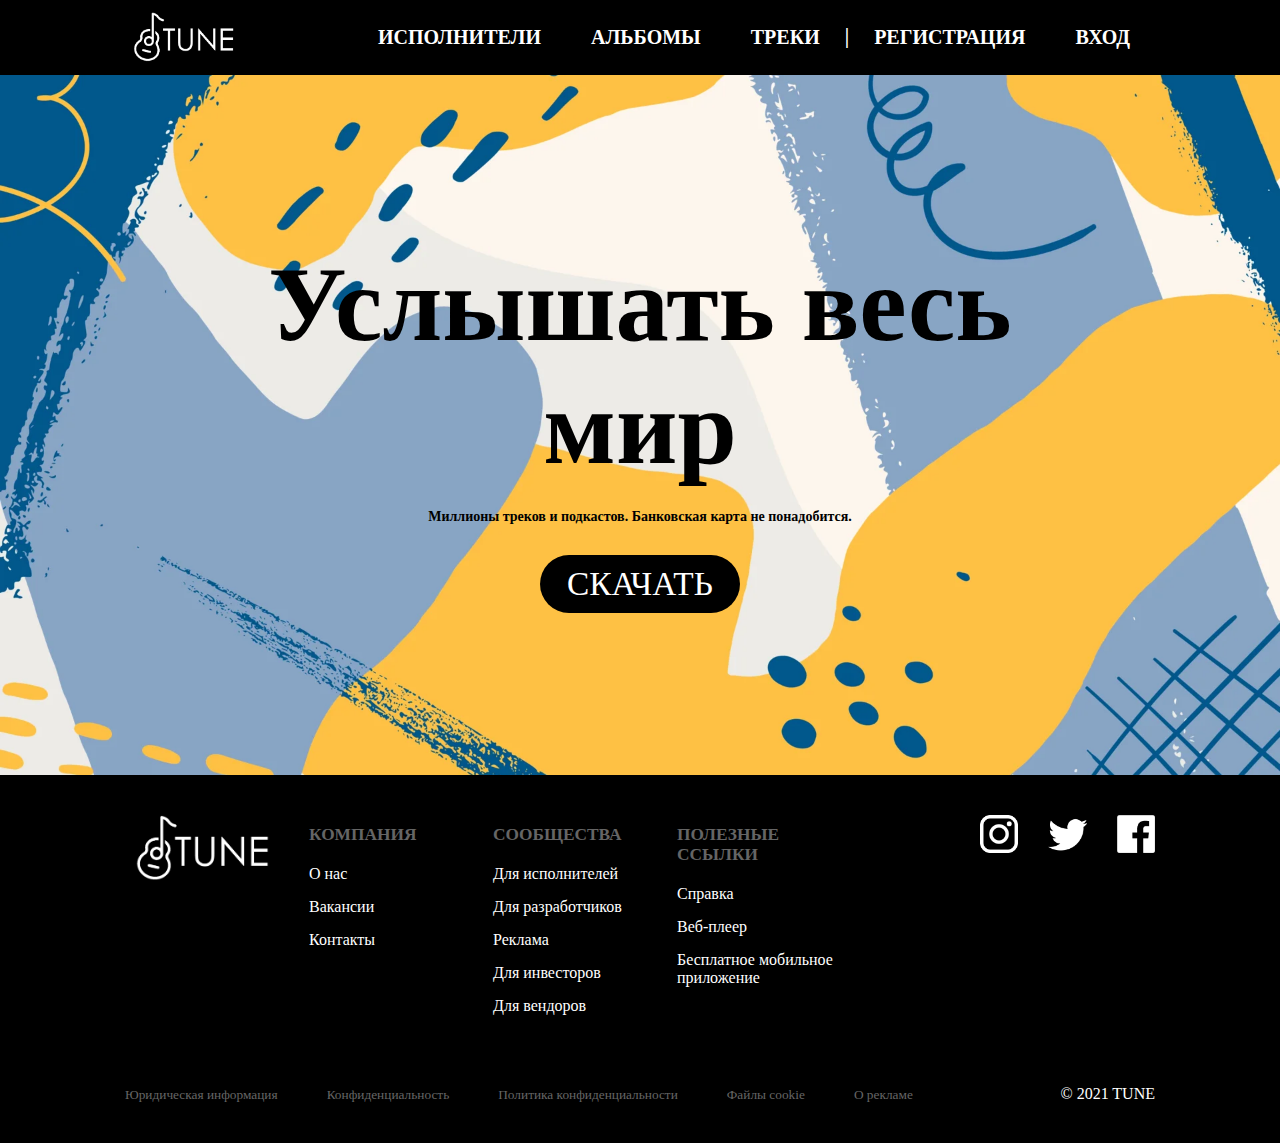
<file: index.html>
<!--сделано тимофеем ровенским (@ingxube/@g4vk4 в вк)-->
<!DOCTYPE html>
<html>

<head>
    <title>TUNE</title>
    <meta charset="utf-8">
    <meta name="viewport" content="width=device-width, initial-scale=1.0">
    <link rel="stylesheet" type="text/css" href="style/style.css">
    <!-------------иконка сайта которая видна во вкладке------------->
    <link rel="shortcut icon" href="images/icon.png" type="image/png">
</head>

<body>
    <div class="content">
        <div id="navigation-container">
            <a href="#" class="logo"></a>
            <ul>
                <li><a href="other-pages/artists.php" class="menu">ИСПОЛНИТЕЛИ</a></li>
                <li><a href="other-pages/albums.php" class="menu">АЛЬБОМЫ</a></li>
                <li><a href="other-pages/tracks.php" class="menu">ТРЕКИ</a></li>
                <p id="menu">|</p>
                <li><a href="other-pages/signup.html" class="menu">РЕГИСТРАЦИЯ</a></li>
                <li><a href="other-pages/login.html" class="menu">ВХОД</a></li>
            </ul>
        </div>

        <div class="banner">
            <h1>Услышать весь мир</h1>
            <h3>Миллионы треков и подкастов. Банковская карта не понадобится.</h3>
            <a href="other-pages/download.html" class="bttn">СКАЧАТЬ</a>
        </div>

        <div class="footer">
            <div class="block1">
                <a href="#" class="logo1"></a>
            </div>

            <div class="block1">
                <h4>КОМПАНИЯ</h4>
                <p><a href="#">О нас</a></p>
                <p><a href="#">Вакансии</a></p>
                <p><a href="#">Контакты</a></p>
            </div>
            <div class="block1">
                <h4>СООБЩЕСТВА</h4>
                <p><a href="#">Для исполнителей</a></p>
                <p><a href="#">Для разработчиков</a></p>
                <p><a href="#">Реклама</a></p>
                <p><a href="#">Для инвесторов</a></p>
                <p><a href="#">Для вендоров</a></p>
            </div>

            <div class="block1">
                <h4>ПОЛЕЗНЫЕ ССЫЛКИ</h4>
                <p><a href="#">Справка</a></p>
                <p><a href="#">Веб-плеер</a></p>
                <p><a href="#">Бесплатное мобильное приложение</a></p>
            </div>

            <div class="block2">
                <a href="#" id="faceb"></a>
                <a href="#" id="twi"></a>
                <a href="#" id="inst"></a>
            </div>
            <div class="block3">
                <a href="#">Юридическая информация</a>
                <a href="#">Конфиденциальность</a>
                <a href="#">Политика конфиденциальности</a>
                <a href="#">Файлы cookie</a>
                <a href="#">О рекламе</a>
            </div>
            <div class="block4">
                © 2021 TUNE
            </div>
        </div>
    </div>
</body>

</html>
</file>
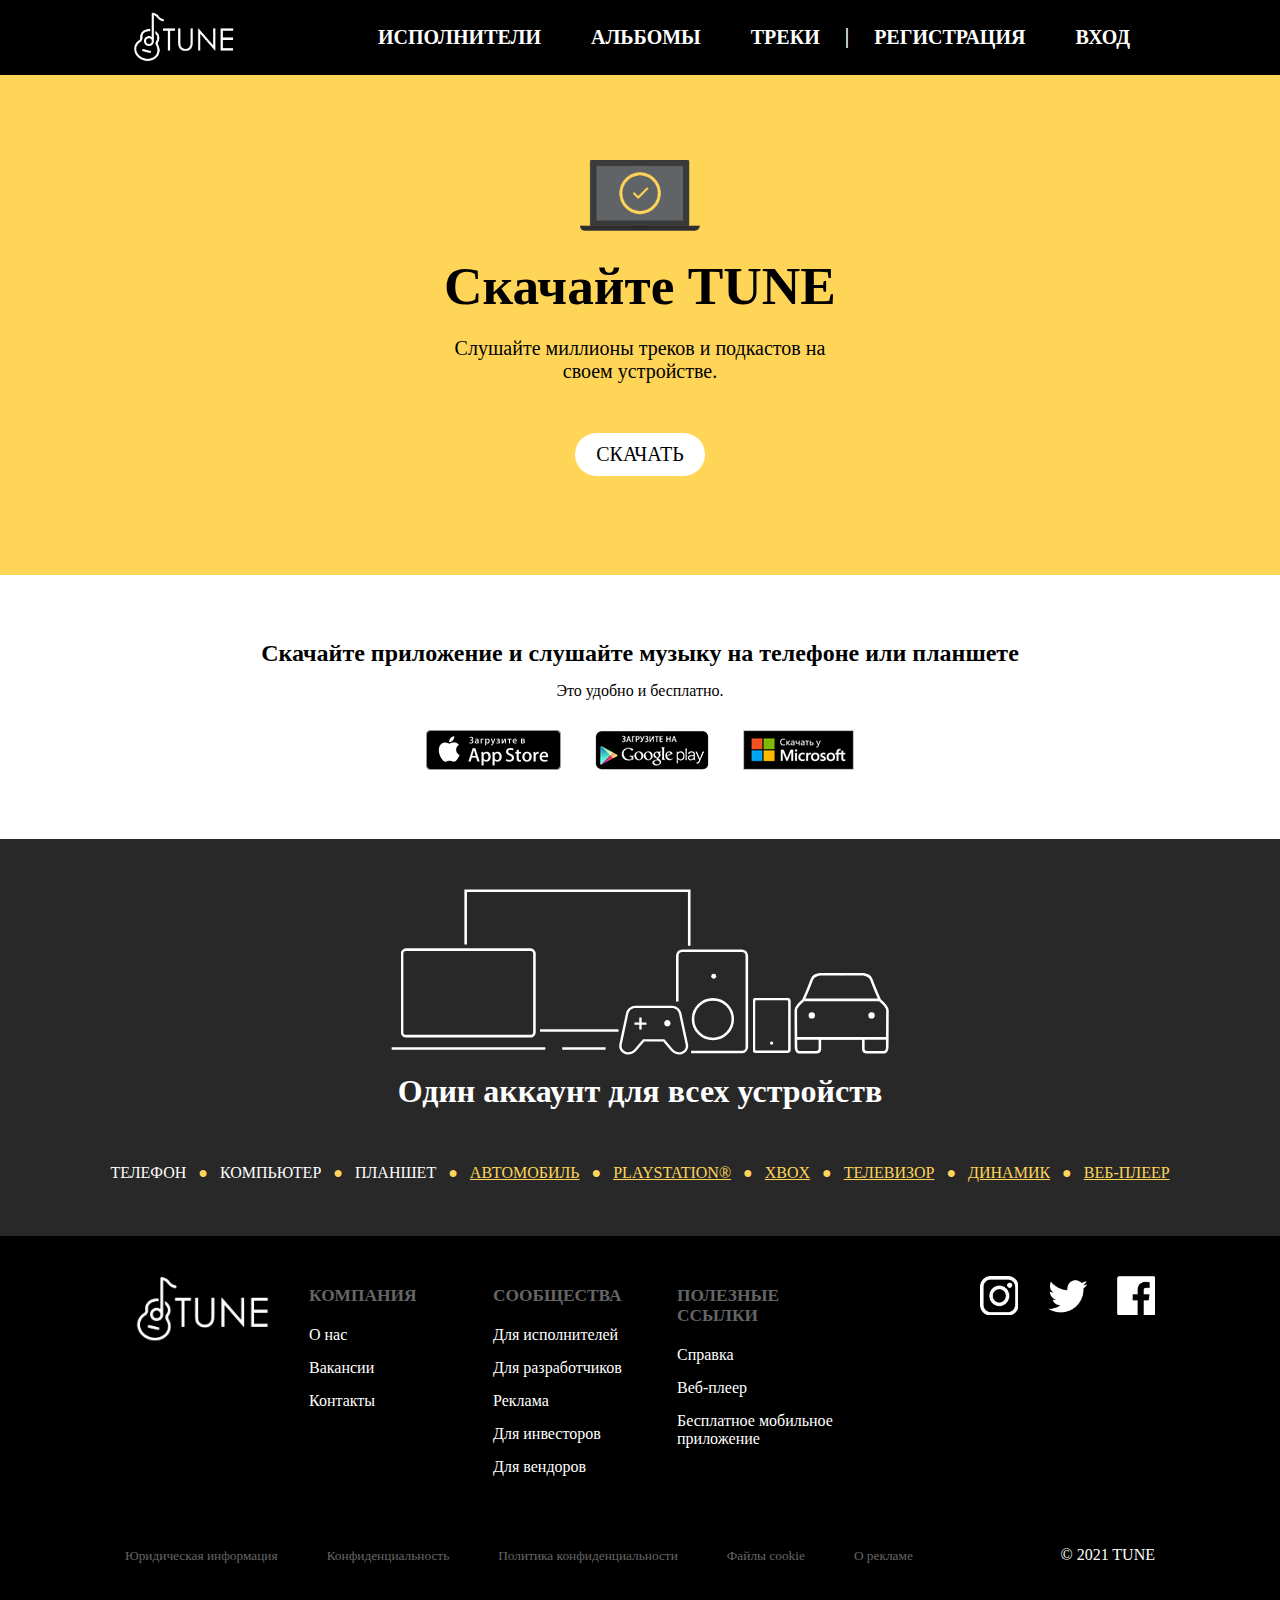
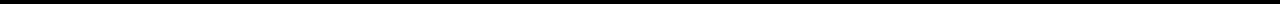
<file: other-pages/download.html>
<!--made by @ingxube/@g4vk4 on vk-->
<!DOCTYPE html>
<html>

<head>
    <title>TUNE для Windows</title>
    <meta charset="utf-8">
    <meta name="viewport" content="width=device-width, initial-scale=1">
    <link rel="stylesheet" type="text/css" href="../style/style.css">
    <!--------------иконка сайта которая видна во вкладке--------------->
    <link rel="shortcut icon" href="../images/icon.png" type="image/png">
</head>

<body>
    <div id="navigation-container">
        <a href="../index.html" class="logo"></a>
        <ul>
            <li><a href="artists.html" class="menu">ИСПОЛНИТЕЛИ</a></li>
            <li><a href="albums.html" class="menu">АЛЬБОМЫ</a></li>
            <li><a href="tracks.html" class="menu">ТРЕКИ</a></li>
            <p id="menu">|</p>
            <li><a href="signup.html" class="menu">РЕГИСТРАЦИЯ</a></li>
            <li><a href="login.html" class="menu">ВХОД</a></li>
        </ul>
    </div>
    <div class="content">
        <div class="banner1">
            <img src="../images/laptop.png">
            <h1>Скачайте TUNE</h1>
            <h3>Слушайте миллионы треков и подкастов на своем устройстве.</h3>
            <a href="download.html" class="bttn1">СКАЧАТЬ</a>
        </div>

        <div class="download">
            <h2>Скачайте приложение и слушайте музыку на телефоне или планшете</h2>
            <p>Это удобно и бесплатно.</p>
            <a href="#"><img src="../images/appstore.png"></a>
            <a href="#"><img src="../images/googleplay.png"></a>
            <a href="#"><img src="../images/microsoft.png"></a>
        </div>

        <div class="alldevices">
            <img src="../images/alldevices.svg">
            <h1>Один аккаунт для всех устройств</h1>
            <ul>
                <li>ТЕЛЕФОН</li>
                <span class="dot">●</span>
                <li>КОМПЬЮТЕР</li>
                <span class="dot">●</span>
                <li>ПЛАНШЕТ</li>
                <span class="dot">●</span>
                <li><a href="#">АВТОМОБИЛЬ</a></li>
                <span class="dot">●</span>
                <li><a href="#">PLAYSTATION®</a></li>
                <span class="dot">●</span>
                <li><a href="#">XBOX</a></li>
                <span class="dot">●</span>
                <li><a href="#">ТЕЛЕВИЗОР</a></li>
                <span class="dot">●</span>
                <li><a href="#">ДИНАМИК</a></li>
                <span class="dot">●</span>
                <li><a href="#">ВЕБ-ПЛЕЕР</a></li>
            </ul>
        </div>

        <div class="footer">
            <div class="block1">
                <a href="../index.html" class="logo1"></a>
            </div>

            <div class="block1">
                <h4>КОМПАНИЯ</h4>
                <p><a href="#">О нас</a></p>
                <p><a href="#">Вакансии</a></p>
                <p><a href="#">Контакты</a></p>
            </div>
            <div class="block1">
                <h4>СООБЩЕСТВА</h4>
                <p><a href="#">Для исполнителей</a></p>
                <p><a href="#">Для разработчиков</a></p>
                <p><a href="#">Реклама</a></p>
                <p><a href="#">Для инвесторов</a></p>
                <p><a href="#">Для вендоров</a></p>
            </div>

            <div class="block1">
                <h4>ПОЛЕЗНЫЕ ССЫЛКИ</h4>
                <p><a href="#">Справка</a></p>
                <p><a href="#">Веб-плеер</a></p>
                <p><a href="#">Бесплатное мобильное приложение</a></p>
            </div>

            <div class="block2" id="icons">
                <a href="#" id="faceb"></a>
                <a href="#" id="twi"></a>
                <a href="#" id="inst"></a>
            </div>
            <div class="block3">
                <a href="#">Юридическая информация</a>
                <a href="#">Конфиденциальность</a>
                <a href="#">Политика конфиденциальности</a>
                <a href="#">Файлы cookie</a>
                <a href="#">О рекламе</a>
            </div>
            <div class="block4">
                © 2021 TUNE
            </div>
        </div>
    </div>
</body>

</html>
</file>
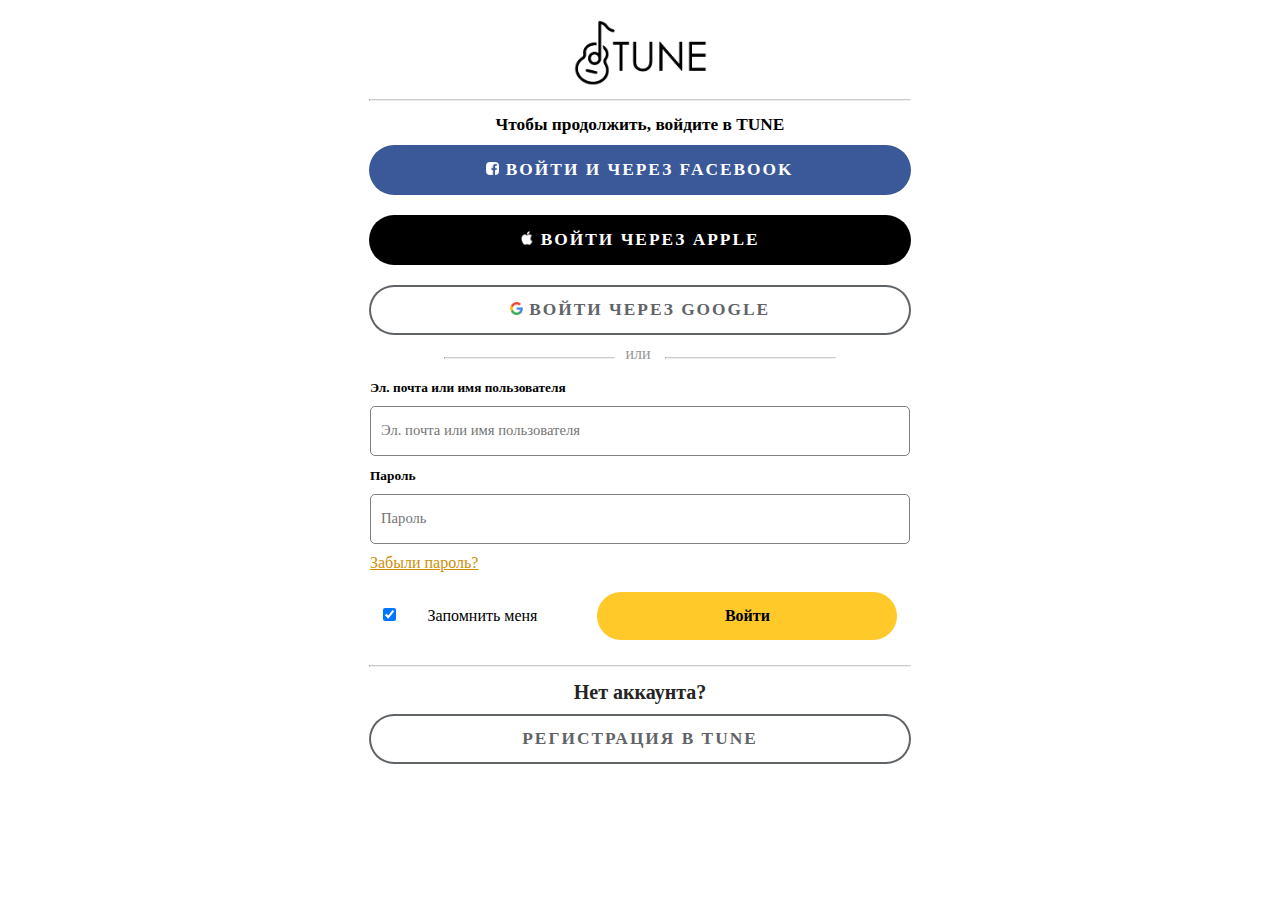
<file: other-pages/login.html>
<!--сделано тимофеем ровенским (@ingxube/@g4vk4 в вк)-->
<!DOCTYPE html>
<html>

<head>
    <title>Войти - TUNE</title>
    <meta charset="utf-8">
    <meta name="viewport" content="width=device-width, initial-scale=1.0">
    <link rel="stylesheet" type="text/css" href="../style/style.css">
    <link rel="shortcut icon" href="../images/icon.png" type="image/png">
</head>

<body>
    <div class="content">
        <div class="login">
            <a href="../index.html" class="logo2"></a>

            <hr>

            <h3>Чтобы продолжить, войдите в TUNE</h3>
            <a href="#" class="login-1"><img src="../images/faceb.png" style="border-radius: 30%; width: 13px;"> ВОЙТИ И ЧЕРЕЗ FACEBOOK</a>
            <a href="#" class="login-2"><img src="../images/apple.png" style="border-radius: 30%; width: 14px;"> ВОЙТИ ЧЕРЕЗ APPLE</a>
            <a href="#" class="login-3"><img src="../images/google.png" style="border-radius: 30%; width: 13px;"> ВОЙТИ ЧЕРЕЗ GOOGLE</a>


            <div class="line">
                <hr>или
                <hr>
            </div>

            <form action="POST">
                <div class="group1">
                    <label for="email">Эл. почта или имя пользователя</label><br>
                    <input type="text" id="email" placeholder="Эл. почта или имя пользователя" autocomplete="off">
                </div>

                <div class="group1">
                    <label for="pass">Пароль</label>
                    <input type="text" id="pass" placeholder="Пароль" autocomplete="off">
                    <a href="#" class="forgot">Забыли пароль?</a>
                </div>


                <input type="checkbox" checked id="remember">
                <label for="remember" id="remember">Запомнить меня</label>
                <button type="submit" class="log">Войти</button>

            </form>
            <hr>
            <div class="no-acc">
                <h3>Нет аккаунта?</h3>
                <a href="signup.html" class="login-3">РЕГИСТРАЦИЯ В TUNE</a>
            </div>
        </div>
    </div>
</body>

</html>
</file>
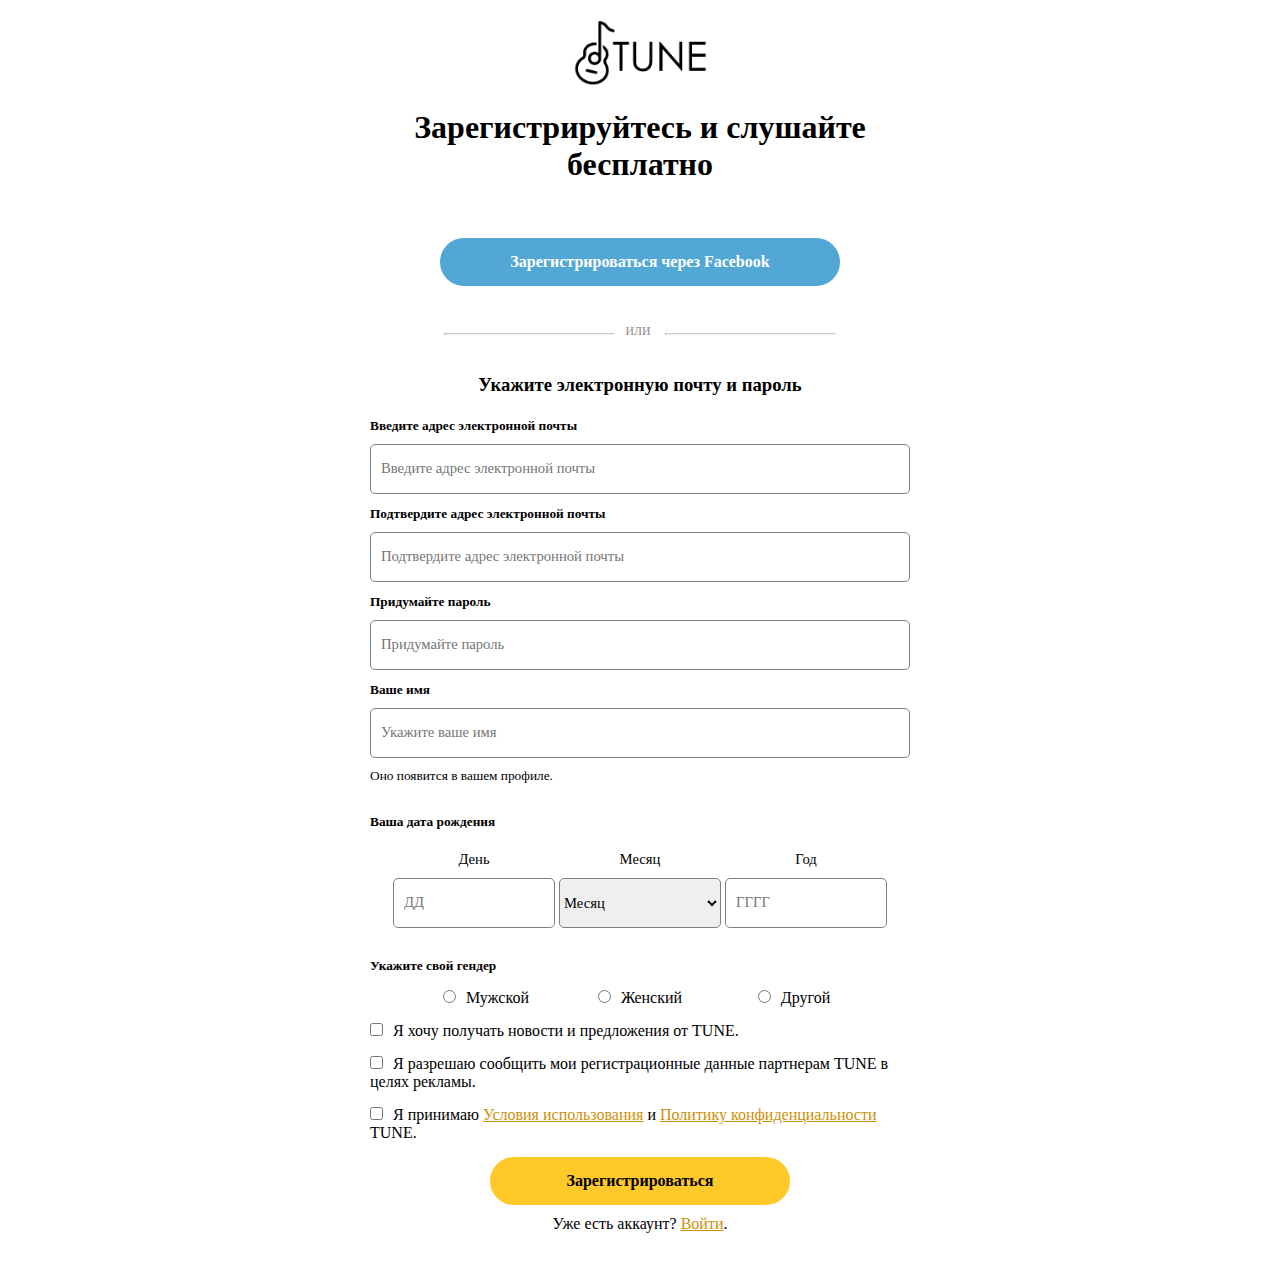
<file: other-pages/signup.html>
<!--сделано тимофеем ровенским (@ingxube/@g4vk4 в вк)-->
<!DOCTYPE html>
<html>

<head>
    <title>Зарегистрироваться - TUNE</title>
    <meta charset="utf-8">
    <meta name="viewport" content="width=device-width, initial-scale=1.0">
    <link rel="stylesheet" type="text/css" href="../style/style.css">
    <link rel="shortcut icon" href="../images/icon.png" type="image/png">
</head>

<body>
    <div class="content">
        <div class="signup">
            <a href="../index.html" class="logo2"></a>
            <h1>Зарегистрируйтесь и слушайте бесплатно</h1>
            <a href="#" class="faceb">Зарегистрироваться через Facebook</a>

            <div class="line">
                <hr>или
                <hr>
            </div>

            <form action="POST">
                <h3>Укажите электронную почту и пароль</h3>

                <div class="group1">
                    <label for="email">Введите адрес электронной почты</label><br>
                    <input type="text" id="email" placeholder="Введите адрес электронной почты" autocomplete="off">
                </div>

                <div class="group1">
                    <label for="email2">Подтвердите адрес электронной почты</label>
                    <input type="text" id="email2" placeholder="Подтвердите адрес электронной почты" autocomplete="off">
                </div>

                <div class="group1">
                    <label for="pass">Придумайте пароль</label>
                    <input type="text" id="pass" placeholder="Придумайте пароль " autocomplete="off">
                </div>

                <div class="group1">
                    <label for="name">Ваше имя</label>
                    <input type="text" id="name" placeholder="Укажите ваше имя " autocomplete="off">
                    <p class="name">Оно появится в вашем профиле.</p>
                </div>

                <div class="group2">
                    <h4>Ваша дата рождения</h4>
                    <div class="field1">
                        <label for="day">День</label>
                        <input type="text" maxlength="2" id="day" placeholder="ДД" autocomplete="off">
                    </div>

                    <div class="field1">
                        <label for="month">Месяц</label>
                        <select id="month">
                        <option selected disabled value>Месяц</option>
					      <option value="1">Январь</option>
					      <option value="2">Февраль</option>
					      <option value="3">Март</option>
                          <option value="4">Апрель</option>
                          <option value="5">Май</option>
                          <option value="6">Июнь</option>
                          <option value="7">Июль</option>
                          <option value="8">Август</option>
                          <option value="9">Сентябрь</option>
                          <option value="10">Октябрь</option>
                          <option value="11">Ноябрь</option>
                          <option value="12">Декабрь</option>
					    </select>
                    </div>

                    <div class="field1">
                        <label for="year">Год</label>
                        <input type="text" maxlength="4" id="year" placeholder="ГГГГ" autocomplete="off">
                    </div>
                </div>

                <div class="group3">
                    <h4>Укажите свой гендер</h4>
                    <div class="field2">
                        <div class="gender">
                            <input type="radio" id="m" name="gender"><label for="m">Мужской</label>
                        </div>

                        <div class="gender">
                            <input type="radio" id="f" name="gender"><label for="f">Женский</label>
                        </div>

                        <div class="gender">
                            <input type="radio" id="x" name="gender"><label for="x">Другой</label>
                        </div>
                    </div>

                    <div class="field3">
                        <input type="checkbox" id="adds"><label for="adds">Я хочу получать новости и предложения от TUNE.</label>
                    </div>

                    <div class="field3">
                        <input type="checkbox" id="data"><label for="data">Я разрешаю сообщить мои регистрационные данные партнерам TUNE в целях рекламы.</label>
                    </div>

                    <div class="field3">
                        <input type="checkbox" id="terms"><label for="terms">Я принимаю <a href="# ">Условия использования</a> и <a href="# ">Политику конфиденциальности</a> TUNE.</label>
                    </div>
                </div>

                <div class="group4">
                    <button type="submit" class="reg">Зарегистрироваться</button>
                    <p>Уже есть аккаунт? <a href="login.html ">Войти</a>.</p>
                </div>
            </form>
        </div>
    </div>
</body>

</html>
</file>
<file: style/style.css>
/*сделано тимофеем ровенским (@ingxube/@g4vk4 в вк)*/

* {
    margin: 0;
    padding: 0;
    max-width: 100%;
    box-sizing: border-box;
    font-family: "Century Gothic";
}


/*---------------------------------------стиль скроллбара---------------------------------------*/


/* ширина скроллбара */

body::-webkit-scrollbar {
    width: 0.7em;
}


/* цвет скроллбара */

body::-webkit-scrollbar-thumb {
    background: rgb(119, 168, 194);
}


/* цвет фона скроллбара */

body::-webkit-scrollbar-track {
    background: rgb(0, 0, 0);
}


/* контент сайта ваще полностью */

.content {
    width: 100%;
}


/* вертикальная линия между ссылками в меню */

#menu {
    font-weight: bold;
    color: white;
    font-size: 15pt;
    margin-top: 25px;
}


/*---------------------------------------меню---------------------------------------*/


/* стиль для меню */

#navigation-container {
    width: 100%;
    height: 75px;
    background-color: rgb(0, 0, 0);
    display: flex;
    flex-direction: row;
    justify-content: space-between;
    z-index: 2;
}


/* стиль списка */

#navigation-container ul {
    display: flex;
    flex-direction: row;
    list-style-type: none;
    margin-right: 125px;
}


/* стиль всех ссылок */

a {
    text-decoration: none;
    transition: 0.1s;
}


/* стиль ссылок в меню */

.menu {
    color: black;
    font-weight: bold;
    color: white;
    padding: 20px 25px;
    font-size: 15pt;
}

.menu:hover {
    color: rgb(119, 168, 194);
}


/* горизонтальное выравнивание списка */

#navigation-container li {
    display: flex;
    flex-direction: row;
    align-items: center;
}


/* стиль логотипа */

.logo {
    width: 115px;
    height: 50px;
    margin-top: 12px;
    margin-left: 125px;
    background: url("../images/logo.png");
    background-size: cover;
}

.logo:hover {
    background: url("../images/logo1.png");
    background-size: cover;
}


/*---------------------------------------главная страница и страница скачки---------------------------------------*/


/* стиль баннера */

.banner {
    display: block;
    position: relative;
    background: url("../images/background.png");
    background-size: cover;
    background-position: center;
    height: 700px;
    width: 100%;
    text-align: center;
}


/* стиль заголовков и кнопки баннера */

.banner>h1,
.banner>h3,
.bttn {
    position: relative;
    top: 24%;
    margin-left: auto;
    margin-right: auto;
    color: black;
    width: 800px;
}


/* отдельный стиль для заголовка 1 */

.banner>h1 {
    font-size: 80pt;
}


/* отдельный стиль для заголовка 3 */

.banner>h3 {
    margin-top: 20px;
    font-size: 14px;
}


/* стиль кнопки скачать */

.bttn {
    display: inline-block;
    margin-top: 30px;
    font-size: 25pt;
    padding: 10px;
    width: 200px;
    color: white;
    background: rgb(0, 0, 0);
    border-radius: 50px;
    -moz-transition: all .1s ease-out;
    -o-transition: all .1s ease-out;
    -webkit-transition: all .1s ease-out;
}


/* увеличивание при наведении курсора */

.bttn:hover {
    color: rgb(119, 168, 194);
    -webkit-transform: scale(1.1);
    -moz-transform: scale(1.1);
    -o-transform: scale(1.1);
}


/* стиль баннера на странице download */

.banner1 {
    display: block;
    position: relative;
    background: rgb(255, 213, 88);
    background-size: cover;
    height: 500px;
    width: 100%;
    text-align: center;
}


/* стиль заголовков и кнопки баннера на странице download */

.banner1>h1,
.banner1>h3,
.bttn1,
.banner1>img {
    position: relative;
    top: 17%;
    margin-left: auto;
    margin-right: auto;
    color: black;
    width: 800px;
}

.bttn1 {
    display: inline-block;
    margin-top: 50px;
    font-size: 15pt;
    padding: 10px;
    width: 130px;
    color: rgb(0, 0, 0);
    background: rgb(255, 255, 255);
    border-radius: 50px;
    -moz-transition: all .1s ease-out;
    -o-transition: all .1s ease-out;
    -webkit-transition: all .1s ease-out;
}


/* увеличивание при наведении курсора */

.bttn1:hover {
    -webkit-transform: scale(1.1);
    -moz-transform: scale(1.1);
    -o-transform: scale(1.1);
}

.banner1>h1 {
    font-size: 40pt;
    margin-top: 20px;
    margin-bottom: 20px;
}

.banner1>h3 {
    width: 420px;
    font-size: 15pt;
    font-weight: lighter;
}


/* картинка ноута на странице download */

.banner1>img {
    width: 120px;
}


/* блок с ссылками на скачку на странице download ig */

.download {
    text-align: center;
    padding: 50px;
    background: rgb(255, 255, 255);
}


/* отступ элементов второго блока на странице download */

.download h2,
.download>p,
.download img {
    margin: 15px;
}


/* стиль блока с устройствами на странице download */

.alldevices {
    padding: 50px;
    text-align: center;
    background: rgb(40, 40, 40);
}


/* стиль заголовка в блоке с устройствами на странице download */

.alldevices h1 {
    color: white;
}


/* стиль картинки с устройствами на странице download */

.alldevices img {
    width: 500px;
}


/* стиль списка на странице download */

.alldevices ul {
    margin-top: 50px;
    padding: 4px;
    list-style-type: disc;
}

.alldevices li {
    display: inline;
    padding: 3px;
    color: white;
}


/* стиль ссылок в блоке с устройствами download */

.alldevices a {
    color: rgb(255, 213, 88);
    text-decoration: underline;
}

.alldevices a:hover {
    color: rgb(255, 226, 140);
}


/* стиль футера */

.dot {
    color: rgb(255, 213, 88);
    margin-left: 5px;
    margin-right: 5px;
}


/*---------------------------------------футер---------------------------------------*/

.footer {
    display: block;
    margin: auto;
    min-height: 100px;
    color: white;
    max-width: 100%;
    background: rgb(0, 0, 0);
    padding-left: 125px;
    padding-right: 125px;
    padding-top: 40px;
    padding-bottom: 40px;
}


/* стили для логотипа в футере */

.logo1 {
    width: 155px;
    height: 65px;
    background: url("../images/logo.png");
    background-size: cover;
}

.logo1:hover {
    background: url("../images/logo1.png");
    background-size: cover;
}


/* стиль блока слева в футере */

.block1 {
    display: inline-block;
    width: 180px;
    vertical-align: top;
}


/* стиль заголовка 4 для блока слева в футере */

.block1 h4 {
    color: rgb(101, 101, 101);
    padding-bottom: 5px;
    font-size: 13pt;
}


/* стиль ссылок для блока слева в футере */

.block1 a {
    display: inline-block;
    padding-top: 15px;
    color: white;
}

.block1 a:hover {
    color: rgb(119, 168, 194);
}


/* стили для правого блока с соц сетями футере */

.block2 {
    display: block;
    float: right;
    height: 100%;
    width: 20vw;
}


/* стили для ссылок для правого блока в футере?? */

.block2 a {
    float: right;
    margin-left: 30px;
}


/* стили для логотипа инстаграма в футере */

#inst {
    width: 3vw;
    height: 3vw;
    background: url("../images/inst.png");
    background-size: cover;
}

#inst:hover {
    background: url("../images/inst1.png");
    background-size: cover;
}


/* стили для логотипа твиттера в футере */

#twi {
    width: 3vw;
    height: 3vw;
    background: url("../images/twi.png");
    background-size: cover;
}

#twi:hover {
    background: url("../images/twi1.png");
    background-size: cover;
}


/* стили для логотипа фейсбука в футере */

#faceb {
    width: 3vw;
    height: 3vw;
    background: url("../images/faceb.png");
    background-size: cover;
}

#faceb:hover {
    background: url("../images/faceb1.png");
    background-size: cover;
}


/* стили ссылок под левым и правым блоком в футере */

.block3 {
    display: inline-block;
    margin-top: 70px;
}

.block3 a {
    color: rgb(101, 101, 101);
    margin-right: 45px;
    font-size: 10pt;
}

.block3 a:hover {
    color: rgb(119, 168, 194);
}


/* подпись?? */

.block4 {
    margin-top: 70px;
    display: block;
    float: right;
}


/*---------------------------------------регистрация и вход---------------------------------------*/


/* стили для главного блока на стр регистрации и входа */

.signup,
.login {
    display: block;
    width: 610px;
    min-height: 200px;
    margin: auto;
    padding: 20px;
    text-align: center;
}


/* стиль заголовка и верхней кнопки на стр регистрации */

.signup h1,
.faceb {
    margin: 20px 0 35px 0;
}


/* стиль верхней кнопки на стр регистрации */

.faceb {
    font-weight: bold;
    display: inline-block;
    width: 400px;
    padding: 15px;
    border-radius: 60px;
    color: white;
    background: rgb(82, 167, 213);
    -moz-transition: all .1s ease-out;
    -o-transition: all .1s ease-out;
    -webkit-transition: all .1s ease-out;
}

.faceb:hover {
    background: rgb(118, 195, 237);
    -webkit-transform: scale(1.05);
    -moz-transform: scale(1.05);
    -o-transform: scale(1.05);
}


/* стиль логотипа на стр регистрации и входа */

.logo2 {
    display: inline-block;
    width: 155px;
    height: 65px;
    background: url("../images/logo2.png");
    background-size: cover;
}

.logo2:hover {
    background: url("../images/logo1.png");
    background-size: cover;
}


/* стиль гор линии на стр регистрации и входа */

.line {
    text-align: center;
    color: rgb(150, 150, 150);
}

.line hr {
    display: inline-block;
    border-top: 1px solid rgb(204, 204, 204);
    margin-left: 10px;
    margin-right: 10px;
    width: 30%;
}


/* стиль формы на стр регистрации и входа */

form {
    display: block;
    min-height: 200px;
    padding: 15px;
}


/* стиль 3 заголовка в форме на стр регистрации и входа */

form>h3 {
    text-align: center;
    margin: 20px;
}


/* подпись под полем ввода имени на стр регистрации */

.name {
    font-size: 10pt;
}


/* стиль для лейбла первой группы и 4 заголовка во второй и третьей группе*/

.group1 label,
h4 {
    font-size: 10pt;
    margin-top: 10px;
    font-weight: bold;
}


/* стиль текстового поля ввода */

input[type=text] {
    padding: 10px;
    border-radius: 5px;
    width: 100%;
    height: 50px;
    border: solid 1px gray;
    margin-top: 10px;
    margin-bottom: 10px;
}

input[type=text]:hover {
    border: solid 1px rgb(30, 30, 30);
}


/* стиль плейсхолдера текстового поля ввода */

::placeholder {
    font-family: "Century Gothic";
    font-size: 11pt;
}


/* стиль второй группы с др */

.group2 {
    display: inline-block;
    margin-top: 20px;
    text-align: center;
}


/* выравнивание по левому краю заголовков и лейблов?? */

.group2 h4,
.group1,
.group3 {
    text-align: left;
}


/* стиль лейбла во второй группе */

.group2 label {
    font-size: 11pt;
}


/* стиль для дня месяца и гора рождения */

.field1 {
    display: inline-block;
    vertical-align: top;
    width: 30%;
    margin: 20px 0 10px 0;
}


/* стиль выпадающего списка месяцев */

select,
option {
    margin: 10px 0 0 0;
    display: inline-block;
    vertical-align: top;
    font-family: "Century Gothic";
    font-size: 11pt;
    width: 100%;
    height: 50px;
    border: solid 1px gray;
    border-radius: 5px;
}

select:hover,
option:hover {
    border: solid 1px rgb(30, 30, 30);
}


/* стиль блока для выбора пола */

.field2 {
    margin: 15px 0 15px 0;
    text-align: center;
}


/* стили других остальных тыкалок поф */

.field3 {
    text-align: left;
    margin: 15px 0 15px 0;
}


/* стиль ссылок */

.field3 a,
.group4 a,
.forgot {
    color: rgb(206, 143, 5);
    text-decoration: underline;
}

.field3 a:hover,
.group4 a:hover,
.forgot:hover {
    color: rgb(239, 172, 28);
}


/* стили радио кнопки и чекбокса */

input[type=radio],
input[type=checkbox] {
    margin: 0 10px 0 0;
}


/* стили для выбора пола ?? */

.gender {
    display: inline-block;
    vertical-align: top;
    text-align: center;
    width: 150px;
}


/* стили для текста под кнопкой */

.group4,
.group4 p {
    display: block;
    text-align: center;
    margin: 10px 0 10px 0;
}


/* стиль кнопки на стр регистрации */

.reg,
.log {
    font-family: "Century Gothic";
    font-weight: bold;
    font-size: 12pt;
    padding: 15px;
    width: 300px;
    border: none;
    border-radius: 60px;
    background: rgb(255, 201, 41);
    -moz-transition: all .1s ease-out;
    -o-transition: all .1s ease-out;
    -webkit-transition: all .1s ease-out;
    cursor: pointer;
}

.reg:hover,
.log:hover {
    background: rgb(255, 211, 81);
    -webkit-transform: scale(1.05);
    -moz-transform: scale(1.05);
    -o-transform: scale(1.05);
}


/* кнопки входа через разные сервисы(?) на стр входа */

.login-1,
.login-2,
.login-3 {
    display: inline-block;
    width: 95%;
    padding: 15px;
    background: red;
    margin: 10px 0 10px 0;
    border-radius: 60px;
    font-weight: bold;
    font-size: 13pt;
    letter-spacing: 2px;
}


/* стиль кнопки входа через фб на стр входа */

.login-1 {
    color: white;
    background: #3b5998;
}

.login-1:hover {
    background: #4064b3;
}


/* стиль кнопки входа через епл на стр входа */

.login-2 {
    color: white;
    background: black;
}

.login-2:hover {
    background: rgb(43, 43, 43);
}


/* стиль кнопки входа через гугел на стр входа */

.login-3 {
    color: #616467;
    background: white;
    box-shadow: inset 0 0 0 2px #616467;
}

.login-3:hover {
    background: #616467;
    color: white;
}


/* стиль кнопки входа на стр входа */

.log {
    margin: 20px 0 0 28px;
}


/* стиль чекбокса запомнить меня на стр входа */

#remember {
    margin: 20px 28px 0 0;
}


/* стиль гор линии на стр входа */

.login>hr {
    text-align: center;
    display: inline-block;
    border-top: 1px solid rgb(204, 204, 204);
    margin: 10px;
    width: 95%;
}


/* стиль 3 заголовка на стр входа */

.login h3 {
    font-size: 13pt;
}


/* стиль 3 заголовка у кнопки на стр входа которая кидает на стр регистрации */

.no-acc h3 {
    font-size: 15pt;
    color: rgb(36, 36, 36);
}

.logo,
.logo1,
.logo2 {
    cursor: default;
}

/* стиль таблиц для трех пхпшных страниц */
</file>
